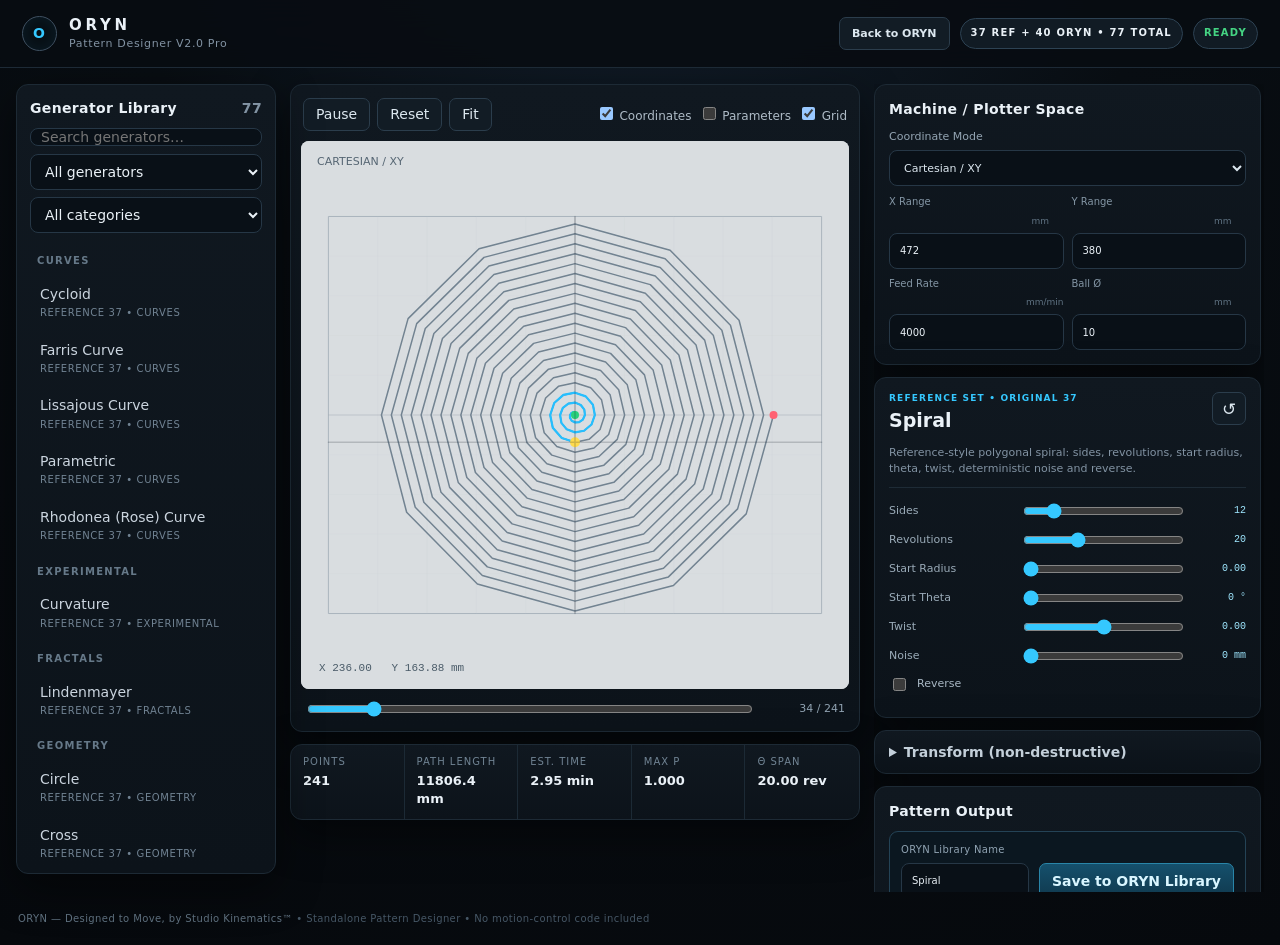
<file: app/src/main/assets/www/static/pattern-designer/index.html>
<!doctype html>
<html lang="en">
<head>
  <meta charset="utf-8" />
  <meta name="viewport" content="width=device-width,initial-scale=1" />
  <meta name="color-scheme" content="dark" />
  <meta name="oryn-integration" content="android-pattern-designer-mobile4" />
  <title>ORYN Pattern Designer V2.0 Pro</title>
  <link rel="stylesheet" href="styles.css" />
</head>
<body>
  <header class="topbar">
    <div class="brand-wrap">
      <div class="brand-mark">O</div>
      <div><div class="brand">ORYN</div><div class="subtitle">Pattern Designer V2.0 Pro</div></div>
    </div>
    <div class="top-actions">
      <a id="backToORYN" class="btn back-oryn" href="/">Back to ORYN</a>
      <span class="badge" id="generatorCount">37 REF + 40 ORYN • 77 TOTAL</span>
      <span class="status ready" id="status">READY</span>
    </div>
  </header>

  <main class="workspace">
    <aside class="library-panel card">
      <div class="panel-title"><span>Generator Library</span><span class="muted" id="filteredCount">77</span></div>
      <input id="patternSearch" class="search" type="search" placeholder="Search generators…" autocomplete="off" />
      <div class="filter-grid">
        <select id="originFilter" class="full-select"><option value="all">All generators</option><option value="reference">Reference 37</option><option value="oryn">ORYN originals</option></select>
        <select id="categoryFilter" class="full-select"><option value="all">All categories</option></select>
      </div>
      <div class="generator-list" id="generatorList"></div>
    </aside>

    <section class="preview-column">
      <div class="preview-card card">
        <div class="preview-toolbar">
          <div class="toolbar-group">
            <button id="playBtn" class="btn">Pause</button>
            <button id="resetBtn" class="btn">Reset</button>
            <button id="fitBtn" class="btn">Fit</button>
          </div>
          <div class="toolbar-group checks">
            <label><input id="coordsToggle" type="checkbox" checked> Coordinates</label>
            <label><input id="overlayToggle" type="checkbox"> Parameters</label>
            <label><input id="gridToggle" type="checkbox" checked> Grid</label>
          </div>
        </div>
        <div class="canvas-wrap" id="canvasWrap">
          <canvas id="canvas" width="900" height="900"></canvas>
          <div class="draw-hint hidden" id="drawHint">Drag on the preview to draw • Double-click to clear</div>
        </div>
        <div class="timeline-row">
          <input id="timeline" type="range" min="0" max="100" value="0">
          <span id="stepLabel">0/0</span>
        </div>
      </div>

      <div class="metrics card">
        <div><span>Points</span><b id="pointsStat">0</b></div>
        <div><span>Path Length</span><b id="distanceStat">0 mm</b></div>
        <div><span>Est. Time</span><b id="timeStat">0 min</b></div>
        <div><span>Max ρ</span><b id="rhoStat">0.000</b></div>
        <div><span>θ Span</span><b id="thetaStat">0.00 rev</b></div>
      </div>
    </section>

    <aside class="controls-panel">
      <section class="card block">
        <div class="panel-title">Machine / Plotter Space</div>
        <label>Coordinate Mode
          <select id="format">
            <option value="cartesian">Cartesian / XY</option>
            <option value="polar">Theta–Rho / Polar</option>
          </select>
        </label>
        <div class="grid2">
          <label>X Range <input id="xRange" type="number" value="472" min="10" step="1"><span>mm</span></label>
          <label>Y Range <input id="yRange" type="number" value="380" min="10" step="1"><span>mm</span></label>
          <label>Feed Rate <input id="speed" type="number" value="4000" min="1" step="10"><span>mm/min</span></label>
          <label>Ball Ø <input id="ball" type="number" value="10" min="0.1" step="0.1"><span>mm</span></label>
        </div>
      </section>

      <section class="card block">
        <div class="pattern-heading">
          <div><div class="eyebrow" id="patternOrigin">REFERENCE SET</div><h2 id="patternName">Spiral</h2></div>
          <button id="resetPatternBtn" class="icon-btn" title="Reset generator parameters">↺</button>
        </div>
        <div class="description" id="patternDescription"></div>
        <div id="controls"></div>
        <div id="specialActions" class="special-actions"></div>
      </section>

      <section class="card block compact">
        <details>
          <summary>Transform (non-destructive)</summary>
          <div class="transform-grid">
            <label>Rotation <input id="globalRotation" type="number" value="0" step="1"><span>°</span></label>
            <label>Scale <input id="globalScale" type="number" value="100" min="1" max="200" step="1"><span>%</span></label>
            <label>Offset X <input id="offsetX" type="number" value="0" step="1"><span>mm</span></label>
            <label>Offset Y <input id="offsetY" type="number" value="0" step="1"><span>mm</span></label>
            <label class="inline-check"><input id="mirrorX" type="checkbox"> Mirror X</label>
            <label class="inline-check"><input id="mirrorY" type="checkbox"> Mirror Y</label>
            <label class="inline-check"><input id="globalReverse" type="checkbox"> Reverse final path</label>
          </div>
        </details>
      </section>

      <section class="card block">
        <div class="panel-title">Pattern Output</div>
        <div class="library-save" id="librarySavePanel">
          <label>ORYN Library Name
            <input id="libraryName" type="text" maxlength="120" placeholder="Pattern name" autocomplete="off" />
          </label>
          <button id="saveLibrary" class="btn library-primary">Save to ORYN Library</button>
          <div class="save-message" id="saveMessage" aria-live="polite"></div>
        </div>
        <div class="output-grid">
          <button id="downloadThr" class="btn primary">.THR</button>
          <button id="downloadGcode" class="btn primary">G-code</button>
          <button id="downloadSvg" class="btn">SVG</button>
          <button id="downloadCsv" class="btn">CSV</button>
          <button id="downloadJson" class="btn">JSON</button>
          <button id="downloadPng" class="btn">PNG</button>
        </div>
        <div class="export-note">When ORYN Direct — ESP32 FluidNC is selected, Save stores the generated THR in the Android ORYN library and it can be played directly on the ESP32. A Pi is not required. Generation and file export remain available offline. THR preserves continuous theta and normalized rho; Cartesian support remains fully available.</div>
      </section>
    </aside>
  </main>

  <footer>ORYN — Designed to Move, by Studio Kinematics™ <span>• Standalone Pattern Designer • No motion-control code included</span></footer>
  <script defer src="app.js"></script>
</body>
</html>
</file>
<file: app/src/main/assets/www/static/pattern-designer/styles.css>
:root{--bg:#080d12;--panel:#0e151d;--panel2:#121c26;--line:#243342;--text:#eaf1f7;--muted:#8293a3;--accent:#35c8ff;--accent2:#76e4ff;--good:#45d483;--warn:#ffd166;--danger:#ff6b79;--shadow:0 14px 45px #0007}
*{box-sizing:border-box}html,body{margin:0;min-height:100%;background:radial-gradient(circle at 50% -20%,#142231 0,#080d12 42%,#06090d 100%);color:var(--text);font:14px/1.45 Inter,ui-sans-serif,system-ui,-apple-system,BlinkMacSystemFont,"Segoe UI",sans-serif}button,input,select,textarea{font:inherit}.topbar{height:68px;display:flex;align-items:center;justify-content:space-between;padding:0 22px;border-bottom:1px solid #1d2a36;background:#080d12e8;backdrop-filter:blur(16px);position:sticky;top:0;z-index:30}.brand-wrap{display:flex;gap:12px;align-items:center}.brand-mark{width:35px;height:35px;border:1px solid #3f5263;border-radius:50%;display:grid;place-items:center;font-weight:800;letter-spacing:.08em;color:var(--accent);box-shadow:inset 0 0 18px #35c8ff18}.brand{font-size:15px;font-weight:800;letter-spacing:.25em}.subtitle{font-size:11px;color:var(--muted);letter-spacing:.06em}.top-actions{display:flex;gap:10px;align-items:center}.badge,.status{font-size:10px;font-weight:800;letter-spacing:.12em;padding:7px 10px;border-radius:999px;border:1px solid #2d4253;background:#111b24}.status.ready{color:var(--good)}.status.error{color:var(--danger)}.status.busy{color:var(--warn)}
.workspace{max-width:1880px;margin:0 auto;padding:16px;display:grid;grid-template-columns:260px minmax(560px,1fr) 390px;gap:14px;align-items:start}.card{background:linear-gradient(180deg,#101820,#0c131a);border:1px solid #1d2a35;border-radius:12px;box-shadow:var(--shadow)}.library-panel{padding:13px;position:sticky;top:84px;height:calc(100vh - 110px);display:flex;flex-direction:column;min-height:520px}.panel-title{font-weight:750;letter-spacing:.025em;display:flex;align-items:center;justify-content:space-between;margin-bottom:10px}.muted,.description,.export-note{color:var(--muted)}.search,.full-select,select,input[type=number],input[type=text],textarea{width:100%;background:#091017;border:1px solid #263746;color:var(--text);border-radius:8px;outline:none}.search,.full-select,select,input[type=number],input[type=text]{height:36px;padding:0 10px}.search:focus,select:focus,input:focus,textarea:focus{border-color:#387491;box-shadow:0 0 0 3px #35c8ff12}.full-select{margin:0}.filter-grid{display:grid;grid-template-columns:1fr;gap:7px;margin:8px 0 10px}.generator-list{overflow:auto;min-height:0;padding-right:4px}.generator-list::-webkit-scrollbar,.controls-panel::-webkit-scrollbar{width:8px}.generator-list::-webkit-scrollbar-thumb,.controls-panel::-webkit-scrollbar-thumb{background:#253542;border-radius:20px}.generator-item{display:block;width:100%;text-align:left;border:1px solid transparent;background:transparent;color:#cbd5df;padding:8px 9px;border-radius:7px;cursor:pointer;margin:1px 0}.generator-item:hover{background:#141f29;border-color:#21313e}.generator-item.active{background:#123044;border-color:#286487;color:#fff}.generator-item .small{display:block;color:#718393;font-size:10px;letter-spacing:.06em;text-transform:uppercase;margin-top:2px}.category-label{font-size:10px;color:#667989;text-transform:uppercase;letter-spacing:.13em;padding:11px 7px 5px;font-weight:800}
.preview-column{min-width:0}.preview-card{padding:10px}.preview-toolbar{display:flex;justify-content:space-between;gap:12px;align-items:center;padding:3px 2px 10px}.toolbar-group{display:flex;gap:7px;align-items:center;flex-wrap:wrap}.checks label{color:#aebbc6;font-size:12px}.btn,.icon-btn{border:1px solid #2b3d4c;background:#121c25;color:#dce7ef;border-radius:7px;min-height:33px;padding:0 12px;cursor:pointer}.btn:hover,.icon-btn:hover{border-color:#3c6680;background:#162532}.btn.primary{border-color:#236380;background:#123247;color:#bdefff}.btn.primary:hover{background:#17445f}.icon-btn{width:34px;padding:0;font-size:17px}.canvas-wrap{position:relative;background:#d8dde1;border-radius:8px;overflow:hidden;aspect-ratio:1/1;max-height:calc(100vh - 210px);min-height:470px}.canvas-wrap canvas{display:block;width:100%;height:100%;touch-action:none}.draw-hint{position:absolute;left:50%;bottom:18px;transform:translateX(-50%);background:#0b1117dd;border:1px solid #2c4354;color:#e9f5fc;padding:7px 11px;border-radius:999px;font-size:11px;pointer-events:none}.hidden{display:none!important}.timeline-row{display:grid;grid-template-columns:1fr auto;gap:10px;align-items:center;padding:10px 4px 2px}.timeline-row input{accent-color:var(--accent)}.timeline-row span{font-variant-numeric:tabular-nums;color:#90a2b1;font-size:11px;min-width:80px;text-align:right}.metrics{display:grid;grid-template-columns:repeat(5,1fr);margin-top:12px;overflow:hidden}.metrics div{padding:10px 12px;border-right:1px solid #1c2a35}.metrics div:last-child{border-right:0}.metrics span{display:block;color:#718494;font-size:10px;text-transform:uppercase;letter-spacing:.1em}.metrics b{display:block;margin-top:2px;font-size:13px;font-weight:700}
.controls-panel{display:flex;flex-direction:column;gap:12px;max-height:calc(100vh - 92px);overflow:auto;position:sticky;top:84px;padding-right:3px}.block{padding:14px}.block h2{font-size:19px;margin:2px 0 3px}.block>label{display:block;color:#94a5b3;font-size:11px;margin:9px 0}.block>label select{margin-top:5px;color:#dce7ef}.grid2{display:grid;grid-template-columns:1fr 1fr;gap:8px}.grid2 label,.transform-grid label{display:grid;grid-template-columns:1fr auto;align-items:center;gap:5px;color:#8496a5;font-size:10px}.grid2 input,.transform-grid input{grid-column:1/-1}.grid2 label span,.transform-grid label span{grid-column:2;grid-row:2;color:#5f7282;font-size:9px;margin-left:-32px;pointer-events:none}.pattern-heading{display:flex;justify-content:space-between;gap:10px;align-items:flex-start}.eyebrow{font-size:9px;text-transform:uppercase;letter-spacing:.13em;color:var(--accent);font-weight:800}.description{font-size:11px;margin:7px 0 13px;padding-bottom:10px;border-bottom:1px solid #1e2b36}.control-row{display:grid;grid-template-columns:124px 1fr 56px;gap:8px;align-items:center;margin:9px 0}.control-row>label{font-size:11px;color:#9aabb8}.control-row input[type=range]{width:100%;accent-color:var(--accent)}.control-row .value{font:10px/1.2 ui-monospace,SFMono-Regular,Consolas,monospace;color:#9fe7ff;text-align:right;overflow:hidden}.control-row select{height:32px}.control-check{display:flex;gap:8px;align-items:center;color:#a9b8c4;font-size:11px;margin:9px 0}.control-textarea{display:block;margin:10px 0;color:#9aabb8;font-size:11px}.control-textarea textarea{display:block;min-height:145px;resize:vertical;margin-top:6px;padding:9px;font:11px/1.45 ui-monospace,SFMono-Regular,Consolas,monospace}.control-text{display:block;margin:10px 0;color:#9aabb8;font-size:11px}.control-text input{margin-top:5px}.special-actions{display:flex;gap:8px;flex-wrap:wrap;margin-top:8px}.compact{padding:11px 14px}.compact summary{cursor:pointer;font-weight:700;color:#c4d0da}.transform-grid{display:grid;grid-template-columns:1fr 1fr;gap:9px;margin-top:12px}.transform-grid .inline-check{display:flex;grid-template-columns:none;align-items:center;gap:7px;font-size:10px}.transform-grid .inline-check input{width:auto;grid-column:auto}.output-grid{display:grid;grid-template-columns:1fr 1fr 1fr;gap:7px}.export-note{font-size:10px;margin-top:9px}footer{max-width:1880px;margin:0 auto;padding:4px 18px 18px;color:#617382;font-size:10px;letter-spacing:.04em}footer span{color:#465766}
@media(max-width:1260px){.workspace{grid-template-columns:220px minmax(480px,1fr) 350px}.metrics{grid-template-columns:repeat(3,1fr)}}@media(max-width:980px){.workspace{grid-template-columns:1fr}.library-panel,.controls-panel{position:static;height:auto;max-height:none}.library-panel{min-height:0}.generator-list{max-height:280px}.canvas-wrap{min-height:360px;max-height:none}.metrics{grid-template-columns:repeat(2,1fr)}}


/* ORYN Pi integration layer — additive only. */
.library-save{margin:2px 0 12px;padding:11px;border:1px solid #244356;background:#0b1720;border-radius:9px;display:grid;grid-template-columns:minmax(0,1fr) auto;gap:8px 10px;align-items:end}
.library-save label{font-size:10px;color:#91a4b3;letter-spacing:.03em}.library-save input{display:block;margin-top:5px;height:36px}
.btn.library-primary{min-height:36px;border-color:#2985a8;background:linear-gradient(180deg,#15506c,#10394e);color:#d9f6ff;font-weight:750}.btn.library-primary:hover{background:linear-gradient(180deg,#1a6689,#12445d)}.btn.library-primary:disabled{opacity:.55;cursor:not-allowed}
.save-message{grid-column:1/-1;min-height:15px;font-size:10px;color:#7590a2}.save-message.ok{color:var(--good)}.save-message.error{color:var(--danger)}.save-message.busy{color:var(--warn)}
body.oryn-embedded .topbar,body.oryn-embedded>footer{display:none}body.oryn-embedded .workspace{padding:8px;max-width:none}body.oryn-embedded .library-panel{top:8px;height:calc(100vh - 16px)}body.oryn-embedded .controls-panel{top:8px;max-height:calc(100vh - 16px)}
@media(max-width:1180px) and (min-width:761px){body.oryn-embedded .workspace{grid-template-columns:220px minmax(0,1fr)}body.oryn-embedded .library-panel{position:sticky;top:8px;height:calc(100vh - 16px)}body.oryn-embedded .controls-panel{grid-column:1/-1;position:static;max-height:none;display:grid;grid-template-columns:repeat(2,minmax(0,1fr));align-items:start}body.oryn-embedded .controls-panel>.block:last-child{grid-column:1/-1}.canvas-wrap{min-height:420px;max-height:none}}
@media(max-width:760px){.library-save{grid-template-columns:1fr}.library-save .library-primary{width:100%}body.oryn-embedded .workspace{padding:6px}.workspace{grid-template-columns:1fr}.library-panel,.controls-panel{position:static!important;height:auto!important;max-height:none!important}.library-panel{min-height:0}.generator-list{max-height:260px}.canvas-wrap{min-height:320px;max-height:none}.metrics{grid-template-columns:repeat(2,1fr)}}

.back-oryn{display:inline-flex;align-items:center;text-decoration:none;font-size:11px;font-weight:750;white-space:nowrap}
@media(max-width:680px){.top-actions .badge{display:none}.back-oryn{padding:0 9px}}

/* Tablet/Pi landscape layout: keep generator list + preview visible, move controls below. */
@media(max-width:1180px) and (min-width:761px){
  body:not(.oryn-embedded) .workspace{grid-template-columns:220px minmax(0,1fr)}
  body:not(.oryn-embedded) .library-panel{position:sticky;top:84px;height:calc(100vh - 110px)}
  body:not(.oryn-embedded) .controls-panel{grid-column:1/-1;position:static;max-height:none;display:grid;grid-template-columns:repeat(2,minmax(0,1fr));align-items:start}
  body:not(.oryn-embedded) .controls-panel>.block:last-child{grid-column:1/-1}
  body:not(.oryn-embedded) .canvas-wrap{min-height:420px;max-height:none}
}


/* ORYN Android Mobile4 integration — UI-only responsive additions. */
body.oryn-mobile .topbar{min-height:60px;height:auto;padding:8px 12px;padding-left:max(12px,env(safe-area-inset-left));padding-right:max(12px,env(safe-area-inset-right))}
body.oryn-mobile .brand-wrap{gap:9px}body.oryn-mobile .brand-mark{width:31px;height:31px}body.oryn-mobile .brand{font-size:13px;letter-spacing:.18em}body.oryn-mobile .subtitle{font-size:9px}
body.oryn-mobile .top-actions{gap:6px;flex-wrap:wrap;justify-content:flex-end}body.oryn-mobile .top-actions .btn{min-height:31px;padding:0 9px;font-size:11px}body.oryn-mobile .top-actions .badge,body.oryn-mobile .top-actions .status{padding:5px 7px;font-size:9px}
body.oryn-mobile .workspace{padding:8px;gap:9px}body.oryn-mobile .card{border-radius:10px}body.oryn-mobile .library-panel{padding:10px}body.oryn-mobile .block{padding:11px}
body.oryn-mobile .library-save{grid-template-columns:1fr}body.oryn-mobile .library-save .library-primary{width:100%}
body.oryn-mobile .save-target{grid-column:1/-1;color:#7fa2b5;font-size:10px;line-height:1.35}
@media(max-width:760px){
 body.oryn-mobile .generator-list{max-height:230px}
 body.oryn-mobile .canvas-wrap{min-height:300px;aspect-ratio:1/1}
 body.oryn-mobile .preview-toolbar{align-items:flex-start;flex-direction:column}
 body.oryn-mobile .metrics{grid-template-columns:repeat(2,minmax(0,1fr));margin-top:8px}
 body.oryn-mobile .control-row{grid-template-columns:105px minmax(0,1fr) 50px;gap:6px}
 body.oryn-mobile .output-grid{grid-template-columns:repeat(2,minmax(0,1fr))}
 body.oryn-mobile .transform-grid{grid-template-columns:1fr 1fr}
}
@media(max-width:520px){
 body.oryn-mobile .top-actions .badge{display:none}
 body.oryn-mobile .brand-mark{display:none}
 body.oryn-mobile .canvas-wrap{min-height:275px}
 body.oryn-mobile .checks{gap:5px}body.oryn-mobile .checks label{font-size:10px}
 body.oryn-mobile .control-row{grid-template-columns:92px minmax(0,1fr) 46px}
 body.oryn-mobile .control-row>label{font-size:10px}
}
</file>
